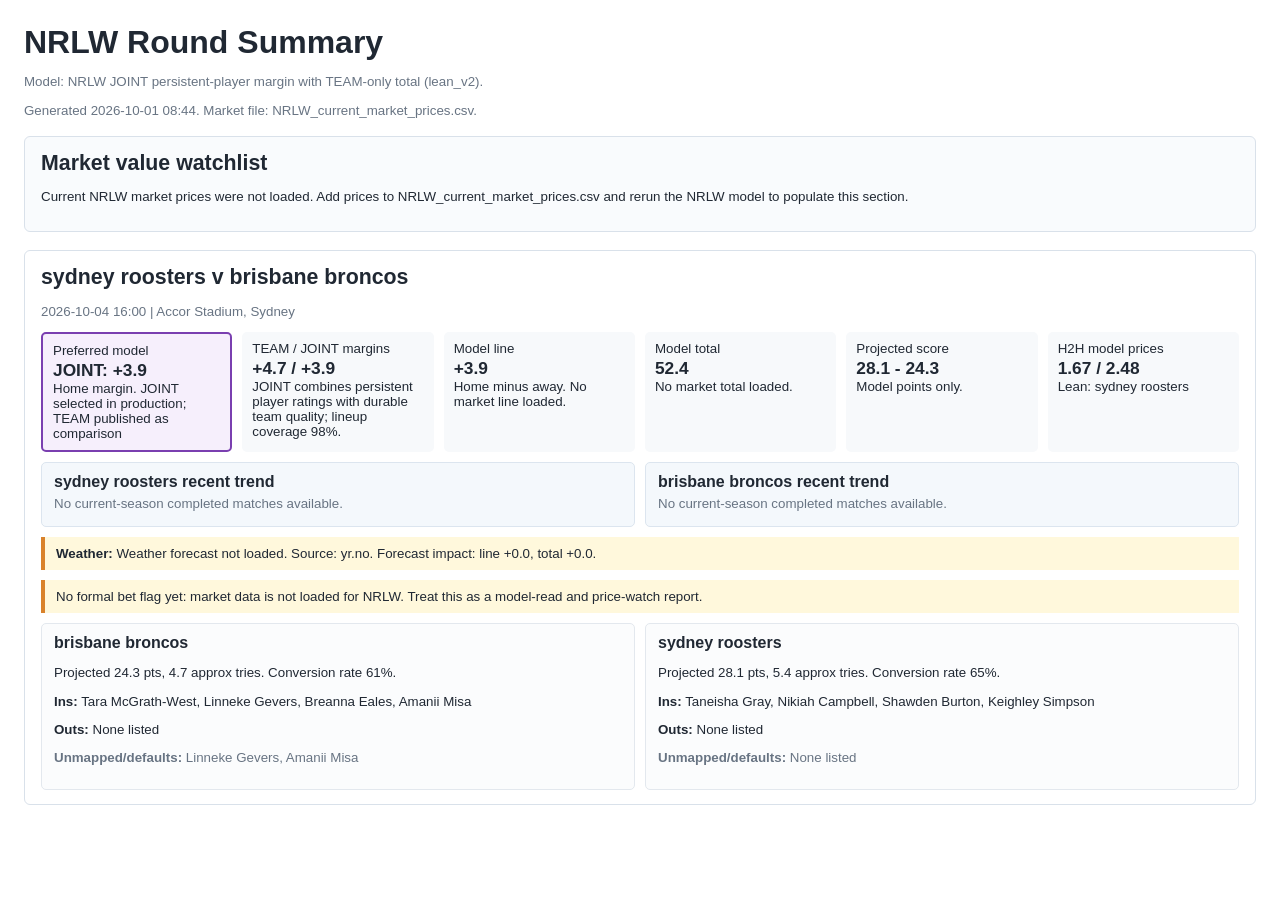
<file: files/NRLW_weekly_betting_report.html>
<!doctype html><html><head><meta charset='utf-8'><title>NRLW Round Summary</title><style>
body { font-family: Calibri, 'Segoe UI', Arial, sans-serif; font-size: 10pt; color: #202833; margin: 24px; }
h1 { font-size: 24pt; margin-bottom: 4px; }
h2 { font-size: 16pt; margin: 0 0 4px; }
h3 { font-size: 12pt; margin: 0 0 4px; }
.muted { color: #687483; }
.match-card { border: 1px solid #d9e1ea; border-radius: 6px; padding: 14px 16px; margin: 18px 0; background: #fff; }
.keyline { display: grid; grid-template-columns: repeat(auto-fit, minmax(190px, 1fr)); gap: 10px; margin: 10px 0; }
.metric { background: #f7f9fb; border-radius: 5px; padding: 9px 10px; }
.metric strong { display: block; font-size: 13pt; margin-top: 2px; }
.preferred-model.team { border: 2px solid #176b52; background: #edf8f3; }
.preferred-model.player { border: 2px solid #7a3fb0; background: #f6effc; }
.preferred-model.joint { border: 2px solid #7a3fb0; background: #f6effc; }
.team-pair { display: grid; grid-template-columns: repeat(auto-fit, minmax(220px, 1fr)); gap: 10px; }
.team-box { border: 1px solid #e3e8ee; border-radius: 5px; padding: 10px 12px; background: #fbfcfd; }
.trend-pair { display: grid; grid-template-columns: repeat(auto-fit, minmax(260px, 1fr)); gap: 10px; margin: 10px 0; }
.trend-box { border: 1px solid #dce5ef; border-radius: 5px; padding: 10px 12px; background: #f4f8fc; }
.trend-box p { margin: 5px 0; }
.note-box { background: #fff8dc; border-left: 4px solid #d9822b; padding: 9px 11px; margin: 10px 0; }
.summary-card { border: 1px solid #d9e1ea; border-radius: 6px; padding: 14px 16px; margin: 18px 0; background: #f9fbfd; }
.value-table { width: 100%; border-collapse: collapse; margin-top: 8px; }
.value-table th, .value-table td { border-bottom: 1px solid #d9e1ea; padding: 7px 8px; text-align: left; vertical-align: top; }
.value-table th { background: #eef3f8; }
</style></head><body><h1>NRLW Round Summary</h1><p class='muted'>Model: NRLW JOINT persistent-player margin with TEAM-only total (lean_v2).</p><p class='muted'>Generated 2026-10-01 08:44. Market file: NRLW_current_market_prices.csv.</p><section class='summary-card'><h2>Market value watchlist</h2><p>Current NRLW market prices were not loaded. Add prices to NRLW_current_market_prices.csv and rerun the NRLW model to populate this section.</p></section><section class='match-card'><h2>sydney roosters v brisbane broncos</h2><p class='muted'>2026-10-04 16:00 | Accor Stadium, Sydney</p><div class='keyline'><div class='metric preferred-model joint'>Preferred model<strong>JOINT: +3.9</strong><span>Home margin. JOINT selected in production; TEAM published as comparison</span></div><div class='metric'>TEAM / JOINT margins<strong>+4.7 / +3.9</strong><span>JOINT combines persistent player ratings with durable team quality; lineup coverage 98%.</span></div><div class='metric'>Model line<strong>+3.9</strong><span>Home minus away. No market line loaded.</span></div><div class='metric'>Model total<strong>52.4</strong><span>No market total loaded.</span></div><div class='metric'>Projected score<strong>28.1 - 24.3</strong><span>Model points only.</span></div><div class='metric'>H2H model prices<strong>1.67 / 2.48</strong><span>Lean: sydney roosters</span></div></div><div class='trend-pair'><div class='trend-box'><h3>sydney roosters recent trend</h3><p class='muted'>No current-season completed matches available.</p></div><div class='trend-box'><h3>brisbane broncos recent trend</h3><p class='muted'>No current-season completed matches available.</p></div></div><div class='note-box'><strong>Weather:</strong> Weather forecast not loaded. Source: yr.no. Forecast impact: line +0.0, total +0.0.</div><div class='note-box'>No formal bet flag yet: market data is not loaded for NRLW. Treat this as a model-read and price-watch report.</div><div class='team-pair'><div class='team-box'><h3>brisbane broncos</h3><p>Projected 24.3 pts, 4.7 approx tries. Conversion rate 61%.</p><p><strong>Ins:</strong> Tara McGrath-West, Linneke Gevers, Breanna Eales, Amanii Misa</p><p><strong>Outs:</strong> None listed</p><p class='muted'><strong>Unmapped/defaults:</strong> Linneke Gevers, Amanii Misa</p></div>
<div class='team-box'><h3>sydney roosters</h3><p>Projected 28.1 pts, 5.4 approx tries. Conversion rate 65%.</p><p><strong>Ins:</strong> Taneisha Gray, Nikiah Campbell, Shawden Burton, Keighley Simpson</p><p><strong>Outs:</strong> None listed</p><p class='muted'><strong>Unmapped/defaults:</strong> None listed</p></div></div></section></body></html>
</file>
